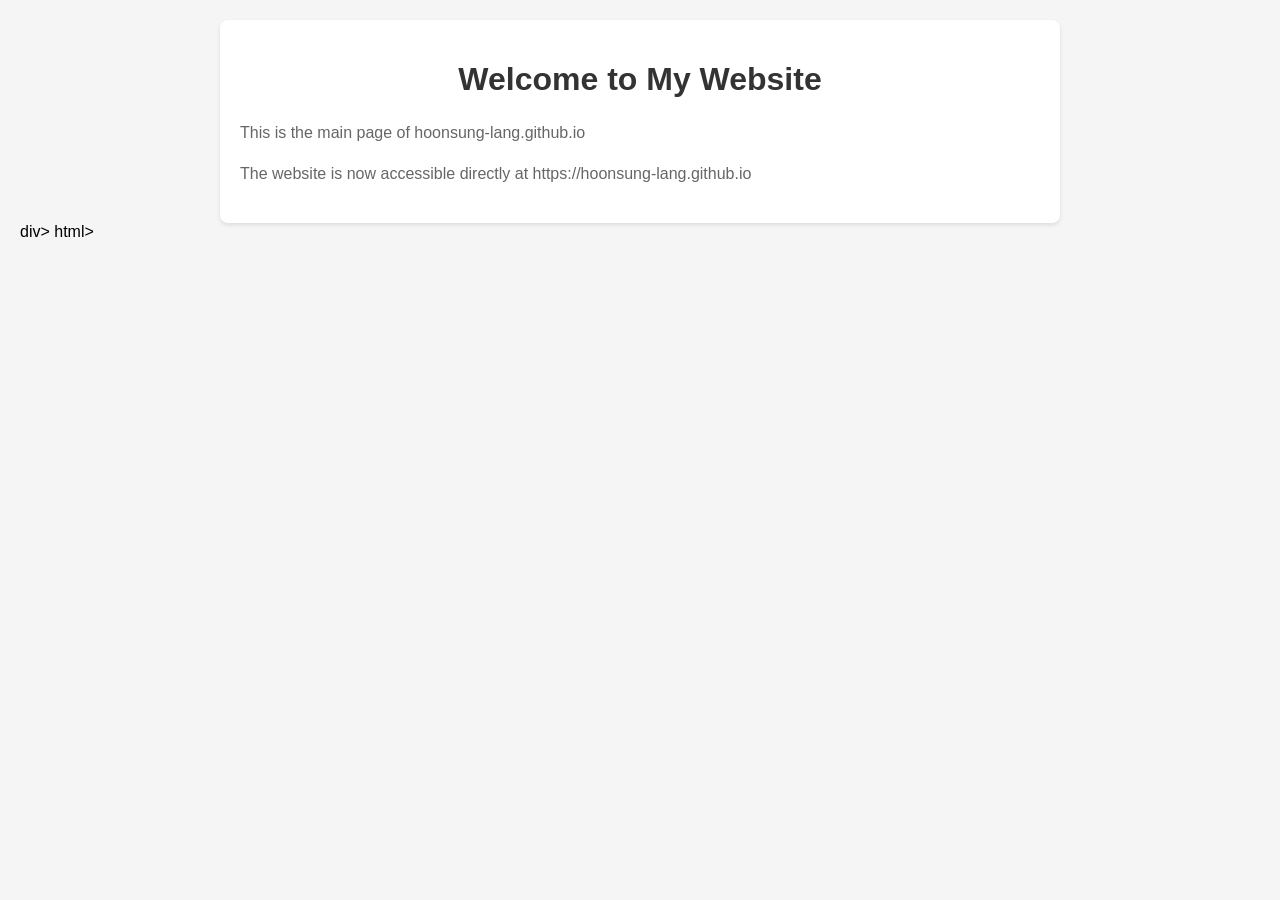
<file: index.html>
<!DOCTYPE html>
<html lang="en">
  <head>
        <meta charset="UTF-8">
        <meta name="viewport" content="width=device-width, initial-scale=1.0">
        <title>Hoonsung Lang</title>
      <style>
                body {
                              font-family: Arial, sans-serif;
                              margin: 0;
                              padding: 20px;
                              background-color: #f5f5f5;
                }
                .container {
                              max-width: 800px;
                              margin: 0 auto;
                              background-color: white;
                              padding: 20px;
                              border-radius: 8px;
                              box-shadow: 0 2px 4px rgba(0, 0, 0, 0.1);
                }
                h1 {
                              color: #333;
                              text-align: center;
                }
                p {
                              color: #666;
                              line-height: 1.6;
                }
            </style>
  </head>
  <body>
        <div class="container">
                  <h1>Welcome to My Website</h1>
                <p>This is the main page of hoonsung-lang.github.io</p>
                <p>The website is now accessible directly at https://hoonsung-lang.github.io</p>
        </div>div>
  </body>
</html>html></p></p></h1>
  </body>
      </style></title>
  </head>
</file>
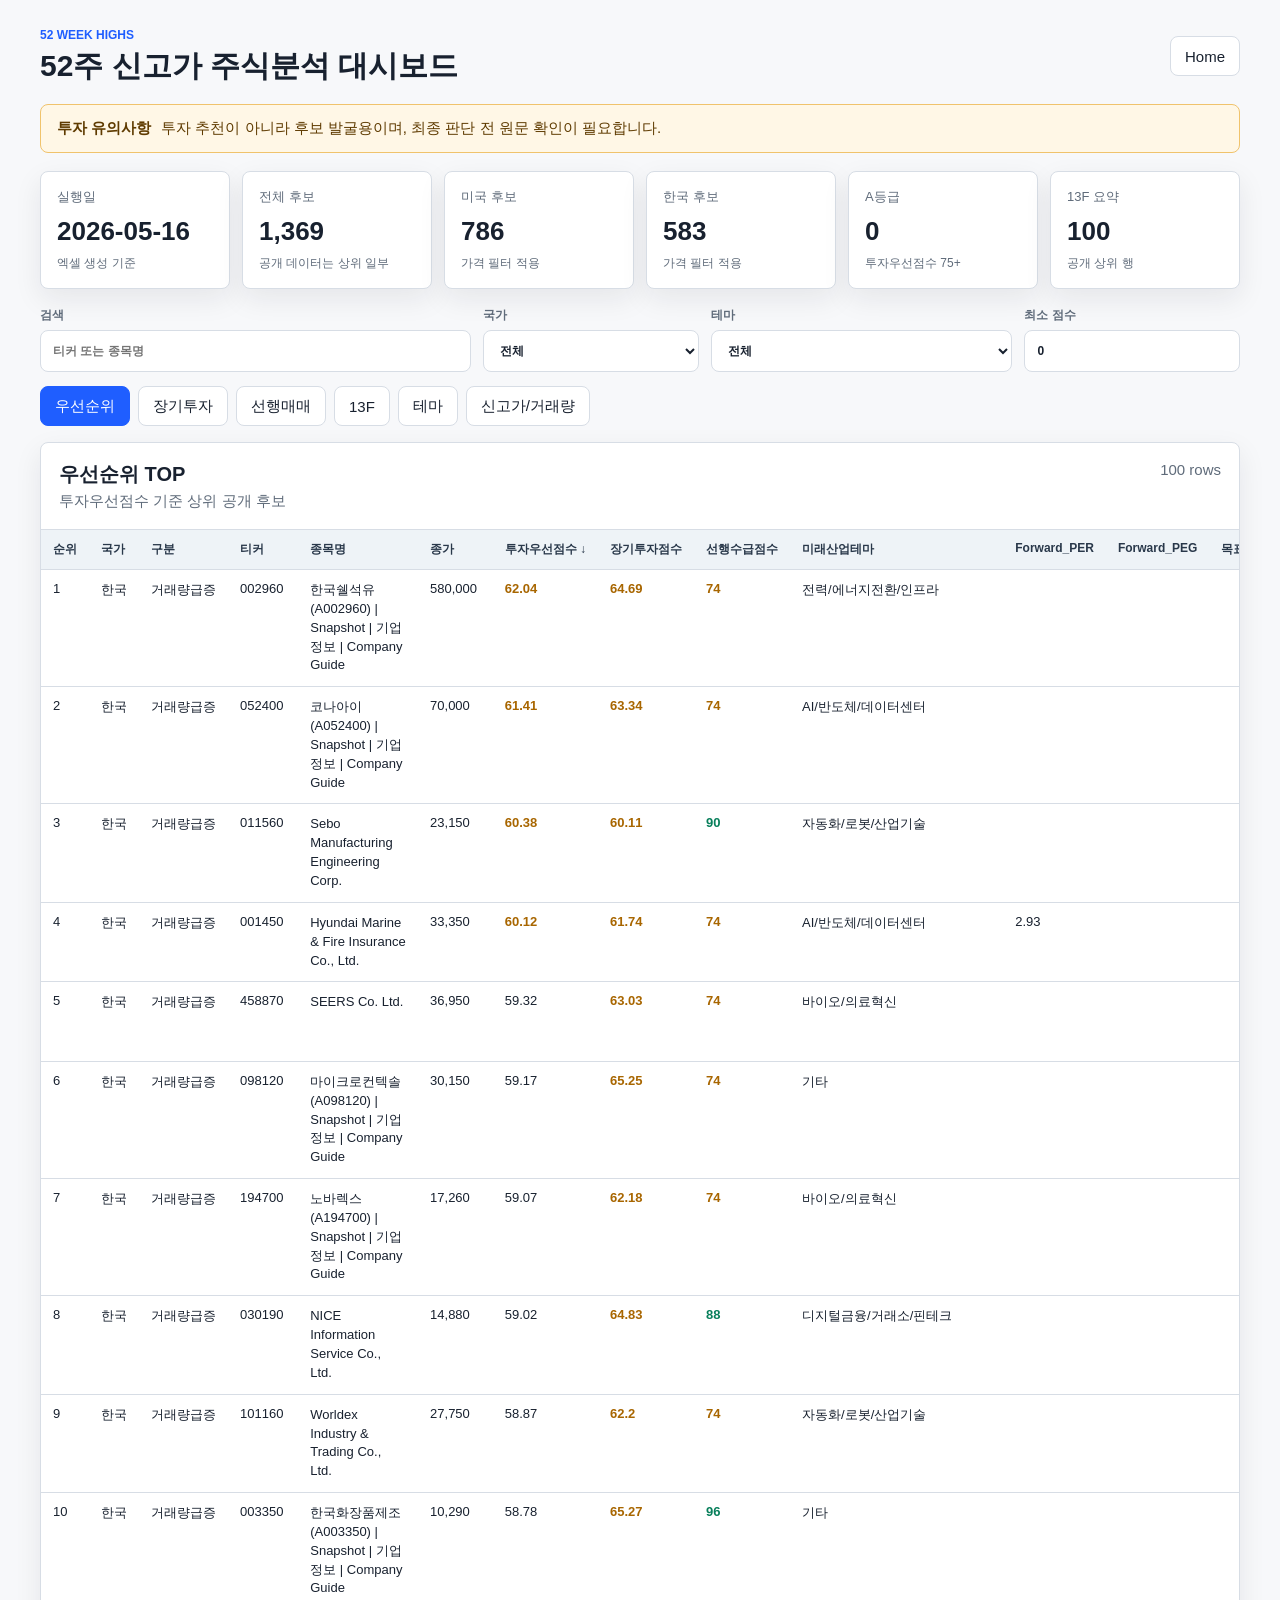
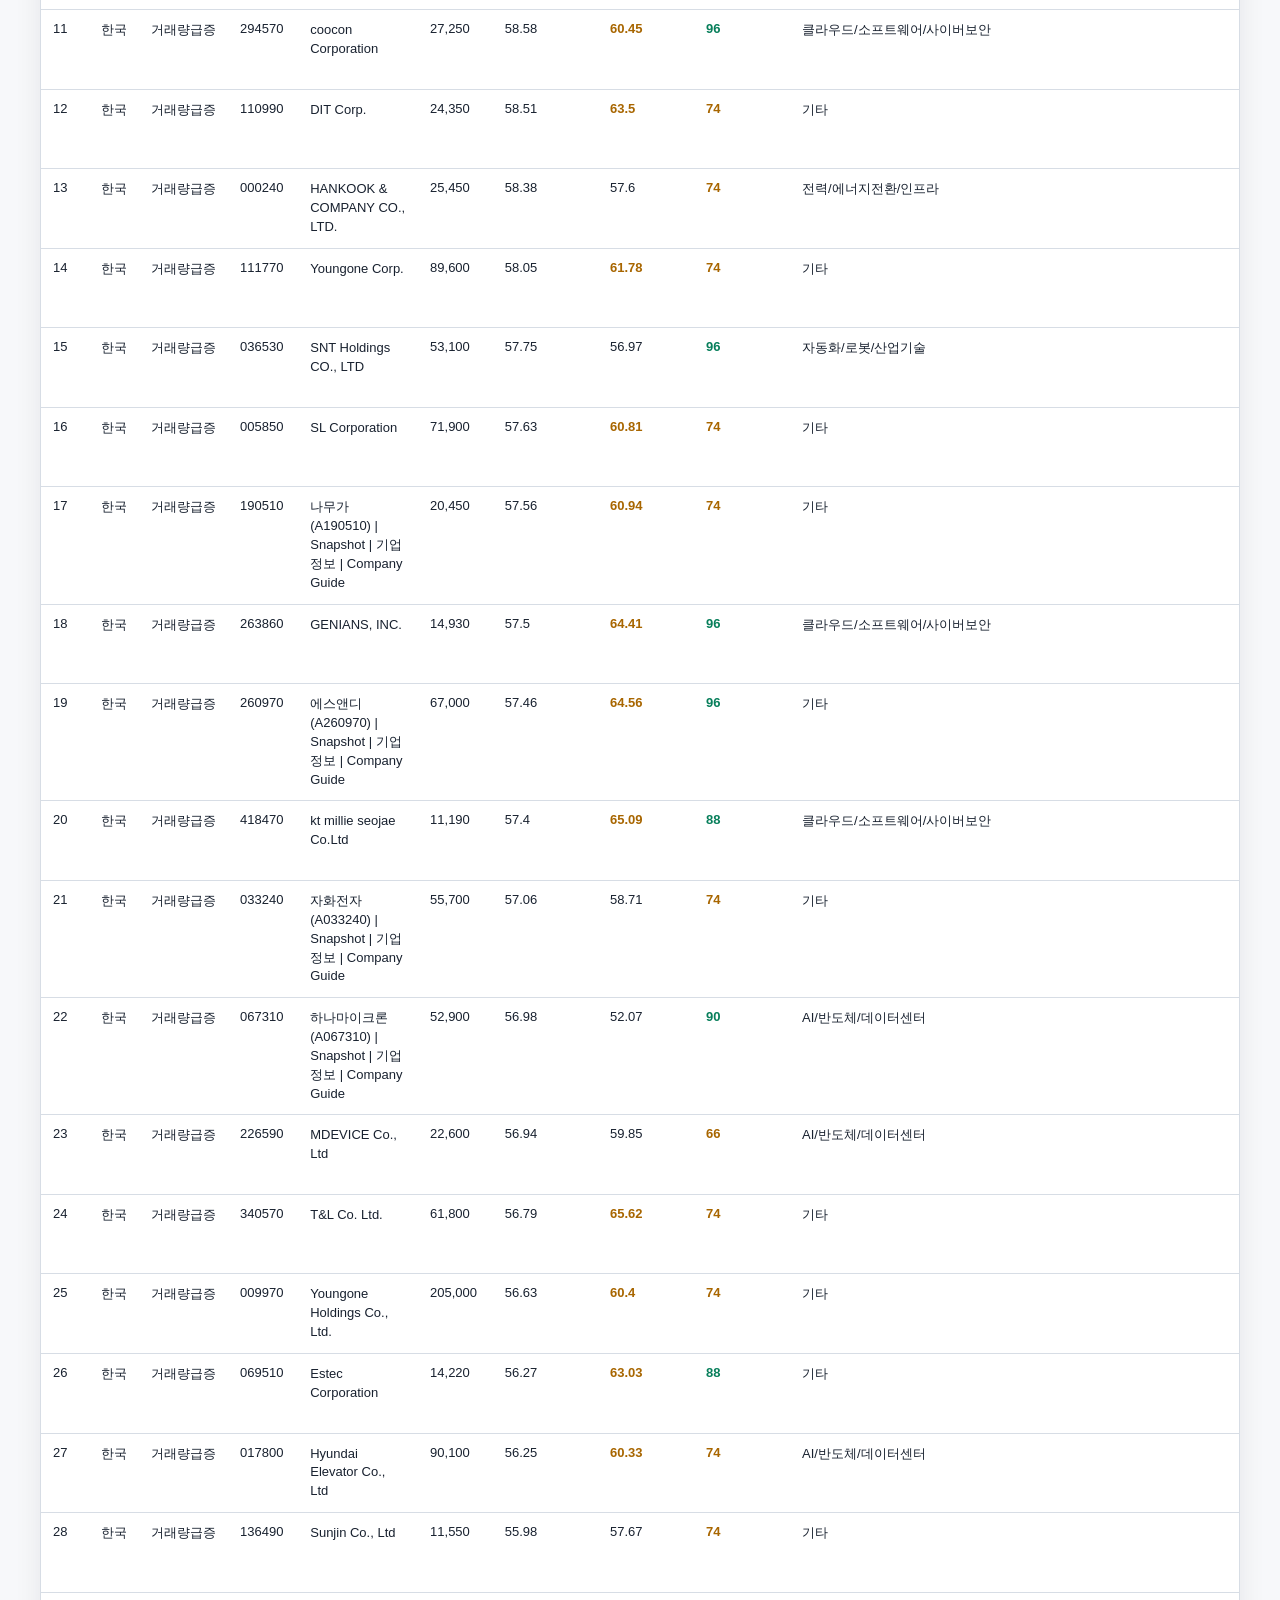
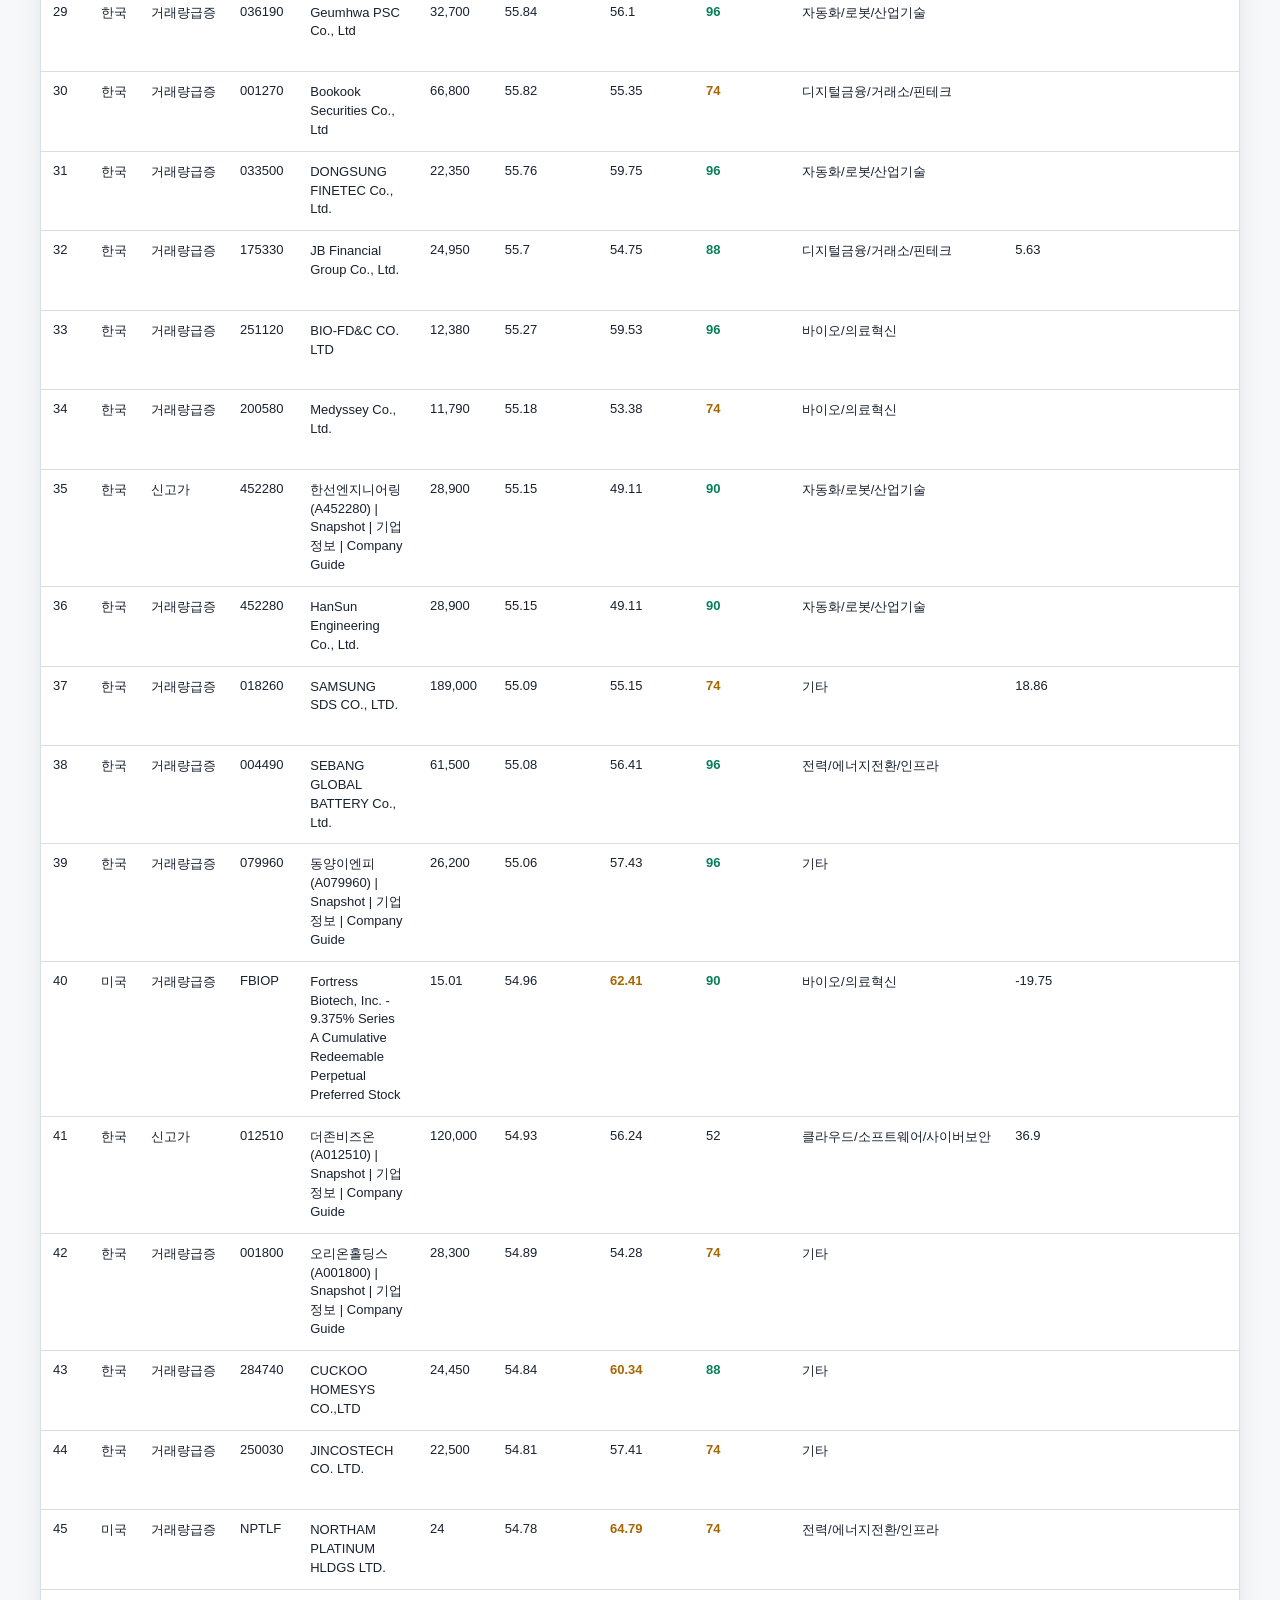
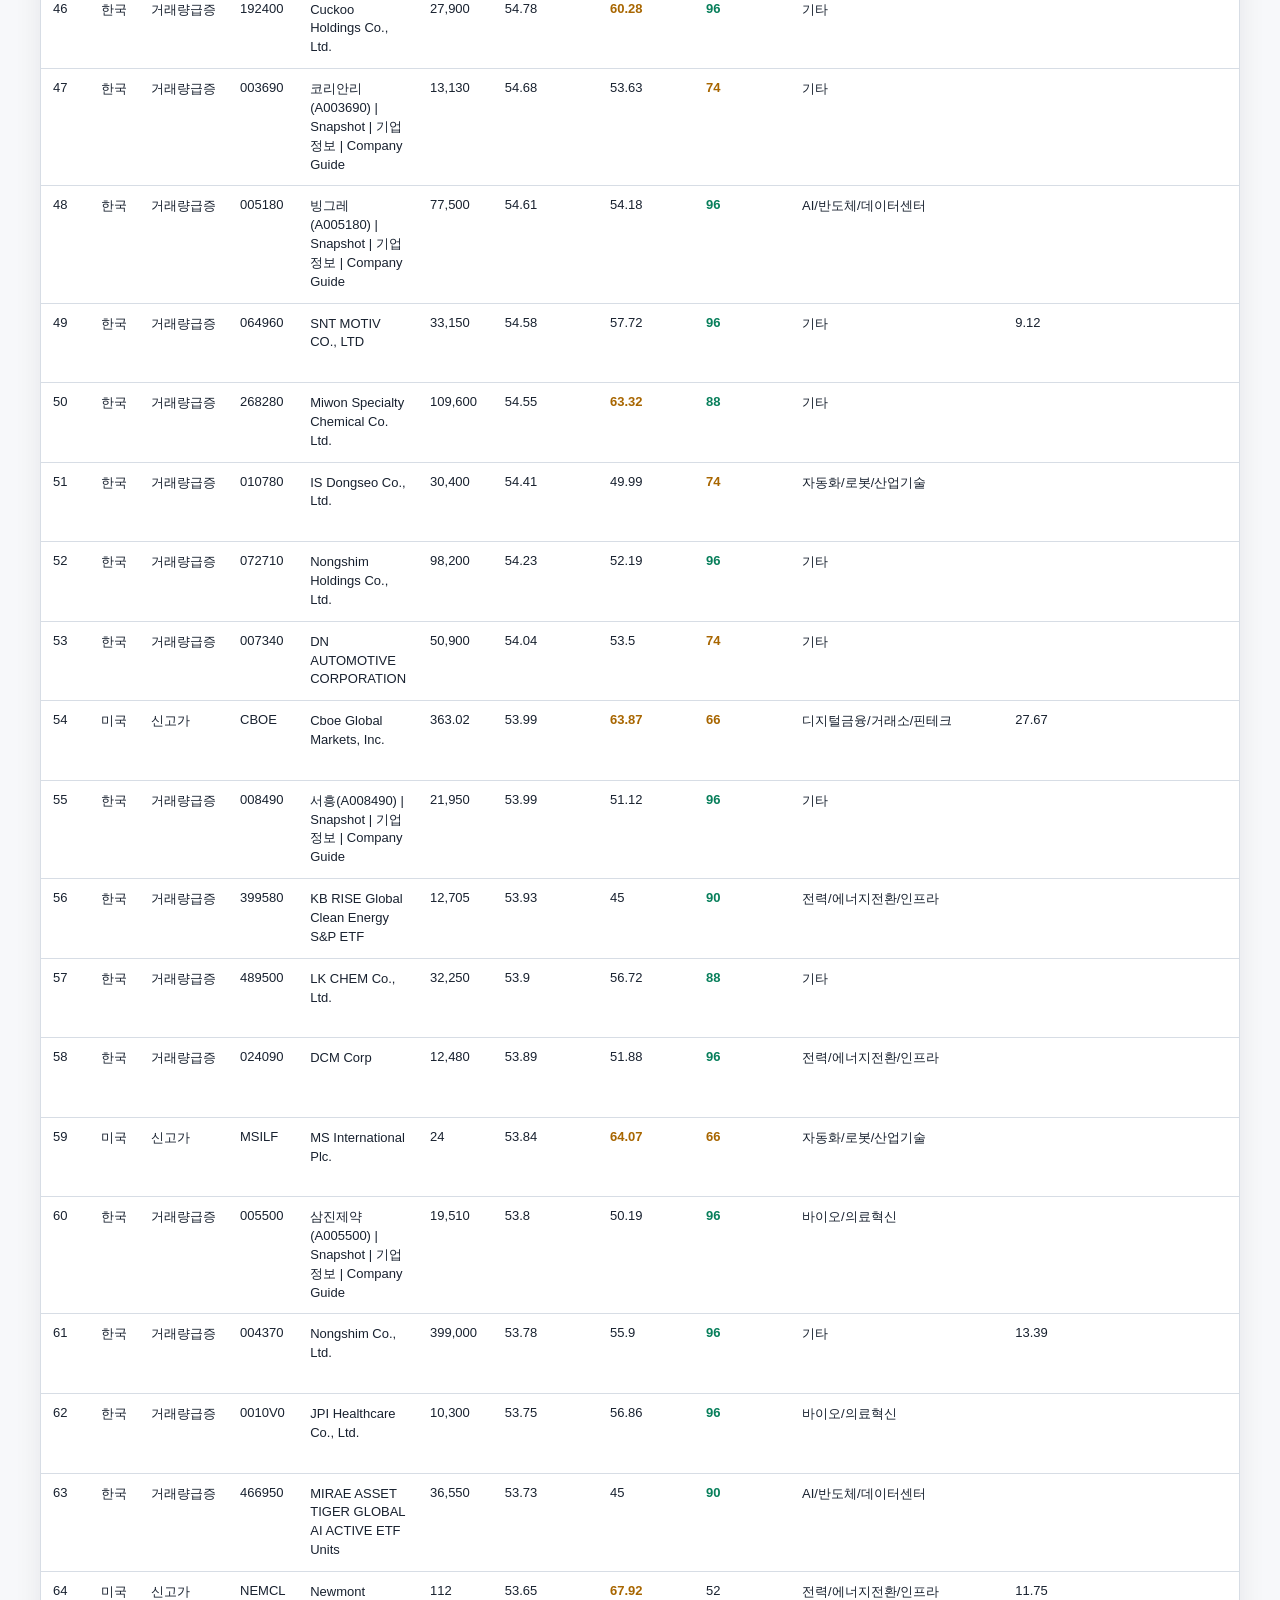
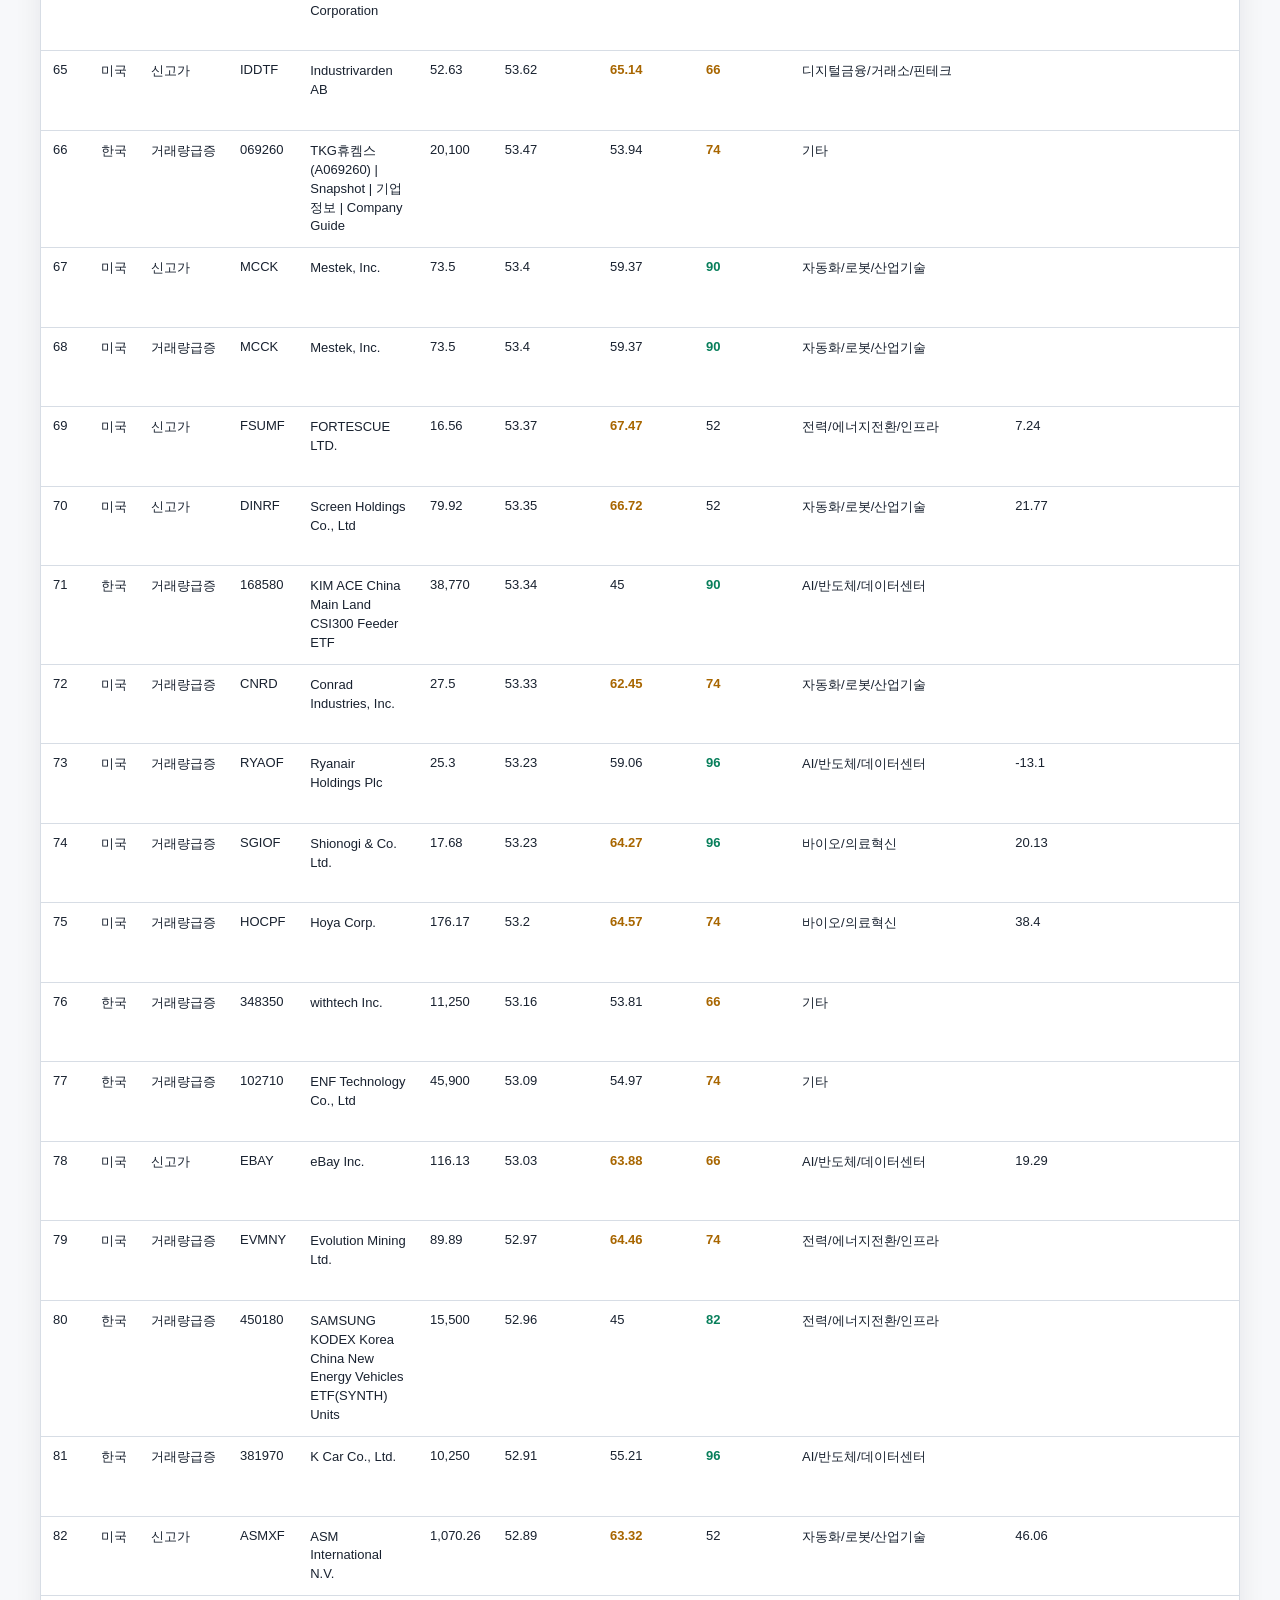
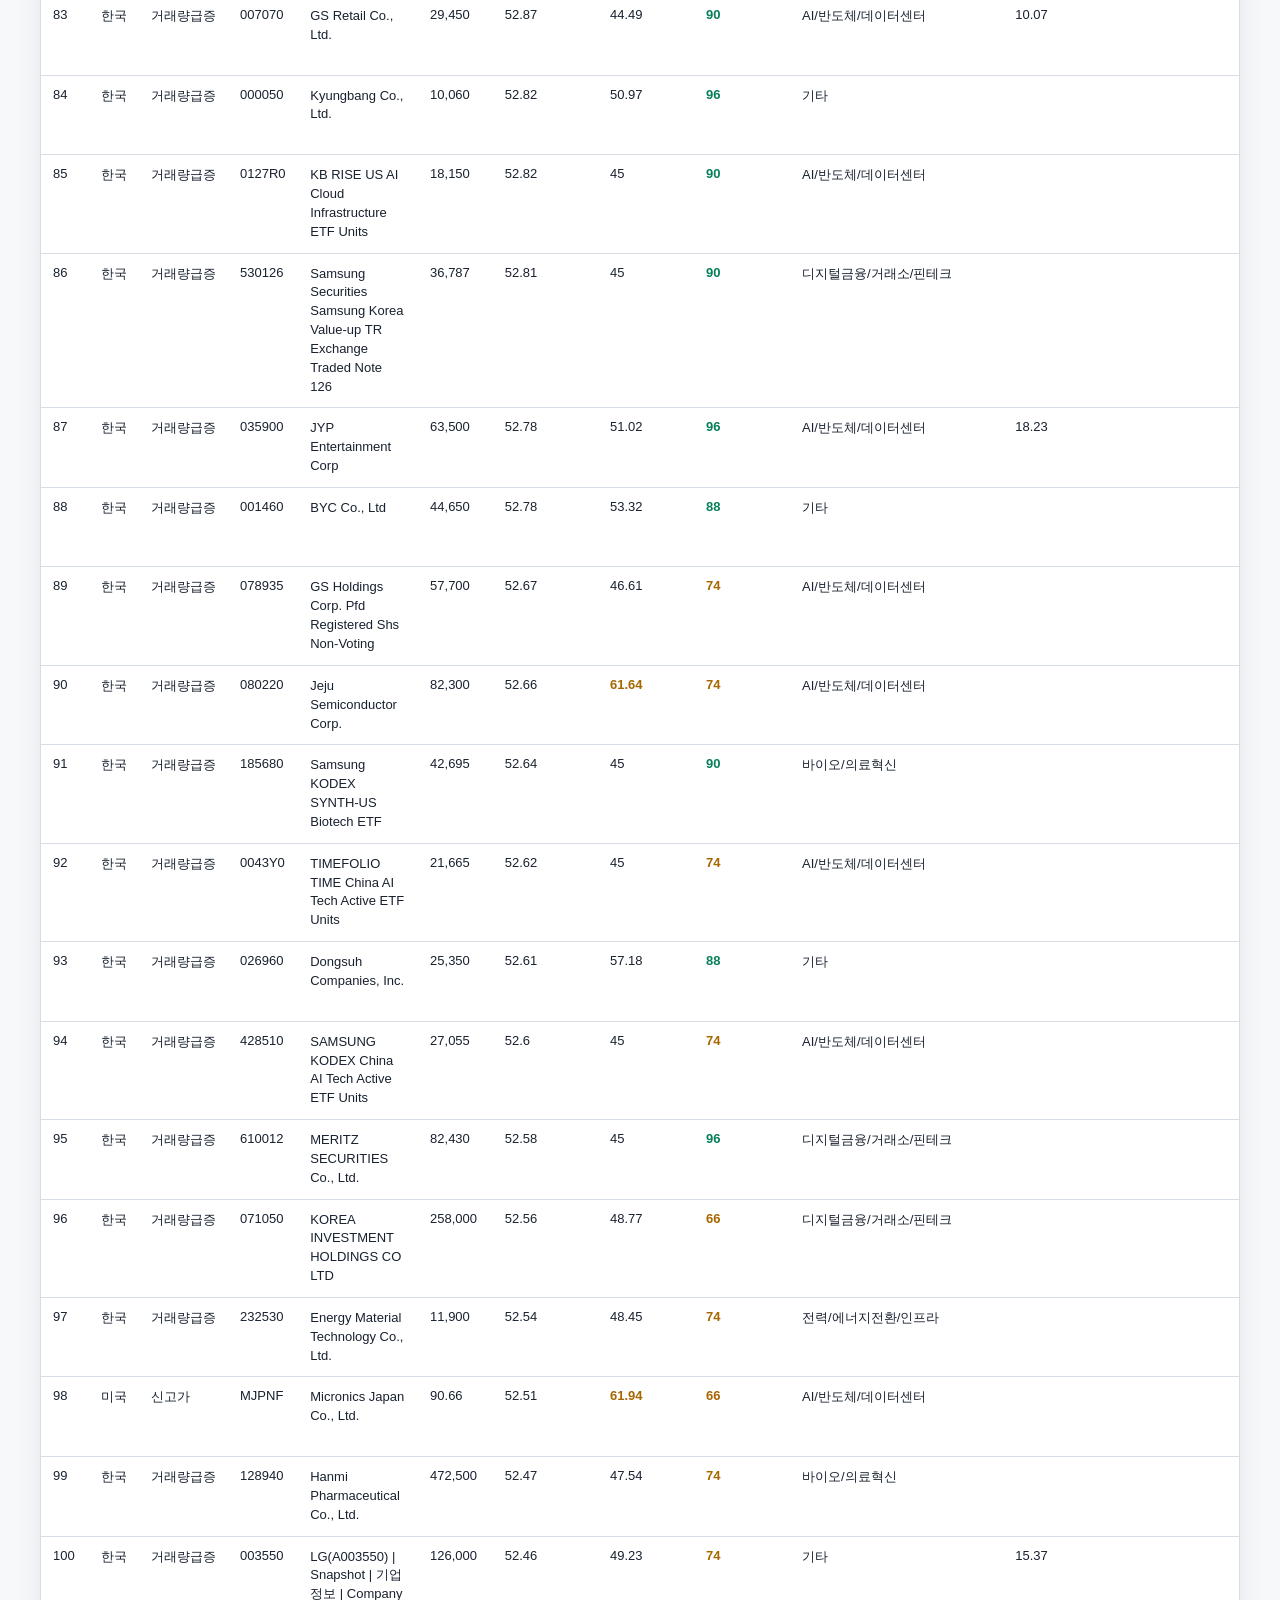
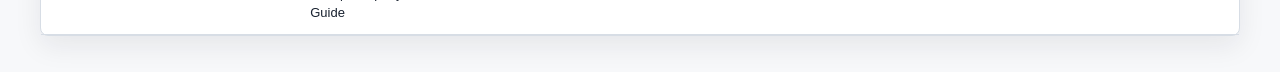
<file: stock-dashboard/index.html>
<!doctype html>
<html lang="ko">
  <head>
    <meta charset="utf-8">
    <meta name="viewport" content="width=device-width, initial-scale=1">
    <title>52주 신고가 주식분석 대시보드</title>
    <link rel="stylesheet" href="./styles.css">
  </head>
  <body>
    <header class="site-header">
      <div>
        <p class="eyebrow">52 Week Highs</p>
        <h1>52주 신고가 주식분석 대시보드</h1>
      </div>
      <a class="home-link" href="/">Home</a>
    </header>

    <main>
      <section class="notice" aria-label="투자 유의사항">
        <strong>투자 유의사항</strong>
        <span id="disclaimer">투자 추천이 아니라 후보 발굴용이며, 최종 판단 전 원문 확인이 필요합니다.</span>
      </section>

      <section class="kpi-grid" id="kpiGrid" aria-label="요약 지표"></section>

      <section class="controls" aria-label="필터">
        <label>
          검색
          <input id="searchInput" type="search" placeholder="티커 또는 종목명">
        </label>
        <label>
          국가
          <select id="countryFilter">
            <option value="">전체</option>
          </select>
        </label>
        <label>
          테마
          <select id="themeFilter">
            <option value="">전체</option>
          </select>
        </label>
        <label>
          최소 점수
          <input id="scoreFilter" type="number" min="0" max="100" step="5" value="0">
        </label>
      </section>

      <nav class="tabs" aria-label="대시보드 보기">
        <button class="tab-button active" data-view="우선순위_TOP" type="button">우선순위</button>
        <button class="tab-button" data-view="장기투자_후보" type="button">장기투자</button>
        <button class="tab-button" data-view="선행매매_후보" type="button">선행매매</button>
        <button class="tab-button" data-view="유명기관_13F증감" type="button">13F</button>
        <button class="tab-button" data-view="테마_요약" type="button">테마</button>
        <button class="tab-button" data-view="market" type="button">신고가/거래량</button>
      </nav>

      <section class="panel" aria-live="polite">
        <div class="panel-heading">
          <div>
            <h2 id="tableTitle">우선순위 TOP</h2>
            <p id="tableSubtitle">투자우선점수 기준 상위 공개 후보</p>
          </div>
          <div class="table-count" id="tableCount"></div>
        </div>
        <div class="table-wrap">
          <table id="dataTable"></table>
        </div>
      </section>
    </main>

    <script src="./app.js"></script>
  </body>
</html>
</file>
<file: stock-dashboard/styles.css>
:root {
  color-scheme: light;
  --bg: #f7f8fa;
  --surface: #ffffff;
  --surface-2: #eef3f7;
  --text: #18212f;
  --muted: #5f6b7a;
  --line: #d7dde5;
  --blue: #1f5eff;
  --green: #087f5b;
  --amber: #a86600;
  --red: #b42318;
  --shadow: 0 10px 28px rgba(20, 29, 43, 0.08);
}

* {
  box-sizing: border-box;
}

body {
  margin: 0;
  background: var(--bg);
  color: var(--text);
  font-family: Arial, "Noto Sans KR", sans-serif;
  font-size: 15px;
}

.site-header,
main {
  max-width: 1240px;
  margin: 0 auto;
  padding: 0 20px;
}

.site-header {
  display: flex;
  align-items: center;
  justify-content: space-between;
  gap: 16px;
  padding-top: 28px;
  padding-bottom: 20px;
}

.eyebrow {
  margin: 0 0 6px;
  color: var(--blue);
  font-size: 12px;
  font-weight: 700;
  letter-spacing: 0;
  text-transform: uppercase;
}

h1 {
  margin: 0;
  font-size: 30px;
  line-height: 1.2;
}

.home-link,
.tab-button {
  min-height: 40px;
  border: 1px solid var(--line);
  border-radius: 8px;
  background: var(--surface);
  color: var(--text);
  font: inherit;
  text-decoration: none;
  cursor: pointer;
}

.home-link {
  display: inline-flex;
  align-items: center;
  padding: 0 14px;
}

.notice {
  display: flex;
  gap: 10px;
  align-items: center;
  margin: 0 0 18px;
  padding: 14px 16px;
  border: 1px solid #f0c36c;
  border-radius: 8px;
  background: #fff7e6;
  color: #5f3b00;
}

.kpi-grid {
  display: grid;
  grid-template-columns: repeat(6, minmax(0, 1fr));
  gap: 12px;
  margin-bottom: 18px;
}

.kpi-card {
  min-height: 104px;
  padding: 16px;
  border: 1px solid var(--line);
  border-radius: 8px;
  background: var(--surface);
  box-shadow: var(--shadow);
}

.kpi-label {
  margin: 0 0 10px;
  color: var(--muted);
  font-size: 13px;
}

.kpi-value {
  margin: 0;
  font-size: 26px;
  font-weight: 800;
  white-space: nowrap;
}

.kpi-note {
  margin: 8px 0 0;
  color: var(--muted);
  font-size: 12px;
}

.controls {
  display: grid;
  grid-template-columns: 2fr 1fr 1.4fr 1fr;
  gap: 12px;
  margin-bottom: 14px;
}

label {
  display: grid;
  gap: 6px;
  color: var(--muted);
  font-size: 12px;
  font-weight: 700;
}

input,
select {
  width: 100%;
  min-height: 42px;
  border: 1px solid var(--line);
  border-radius: 8px;
  background: var(--surface);
  color: var(--text);
  font: inherit;
  padding: 0 12px;
}

.tabs {
  display: flex;
  flex-wrap: wrap;
  gap: 8px;
  margin-bottom: 16px;
}

.tab-button {
  padding: 0 14px;
}

.tab-button.active {
  border-color: var(--blue);
  background: var(--blue);
  color: #ffffff;
}

.panel {
  margin-bottom: 36px;
  border: 1px solid var(--line);
  border-radius: 8px;
  background: var(--surface);
  box-shadow: var(--shadow);
}

.panel-heading {
  display: flex;
  justify-content: space-between;
  gap: 16px;
  padding: 18px;
  border-bottom: 1px solid var(--line);
}

h2 {
  margin: 0 0 4px;
  font-size: 20px;
}

.panel-heading p,
.table-count {
  margin: 0;
  color: var(--muted);
}

.table-wrap {
  overflow-x: auto;
}

table {
  width: 100%;
  min-width: 980px;
  border-collapse: collapse;
}

th,
td {
  padding: 11px 12px;
  border-bottom: 1px solid var(--line);
  text-align: left;
  vertical-align: top;
  white-space: nowrap;
}

th {
  position: sticky;
  top: 0;
  z-index: 1;
  background: var(--surface-2);
  color: #29384a;
  font-size: 12px;
  cursor: pointer;
}

td {
  font-size: 13px;
}

td.text-long {
  max-width: 360px;
  white-space: normal;
  line-height: 1.45;
}

.score-high {
  color: var(--green);
  font-weight: 800;
}

.score-mid {
  color: var(--amber);
  font-weight: 700;
}

.risk {
  color: var(--red);
}

.empty {
  padding: 26px;
  color: var(--muted);
}

@media (max-width: 920px) {
  .kpi-grid {
    grid-template-columns: repeat(3, minmax(0, 1fr));
  }

  .controls {
    grid-template-columns: repeat(2, minmax(0, 1fr));
  }
}

@media (max-width: 620px) {
  .site-header {
    align-items: flex-start;
    flex-direction: column;
  }

  h1 {
    font-size: 24px;
  }

  .notice,
  .panel-heading {
    align-items: flex-start;
    flex-direction: column;
  }

  .kpi-grid,
  .controls {
    grid-template-columns: 1fr;
  }
}
</file>
